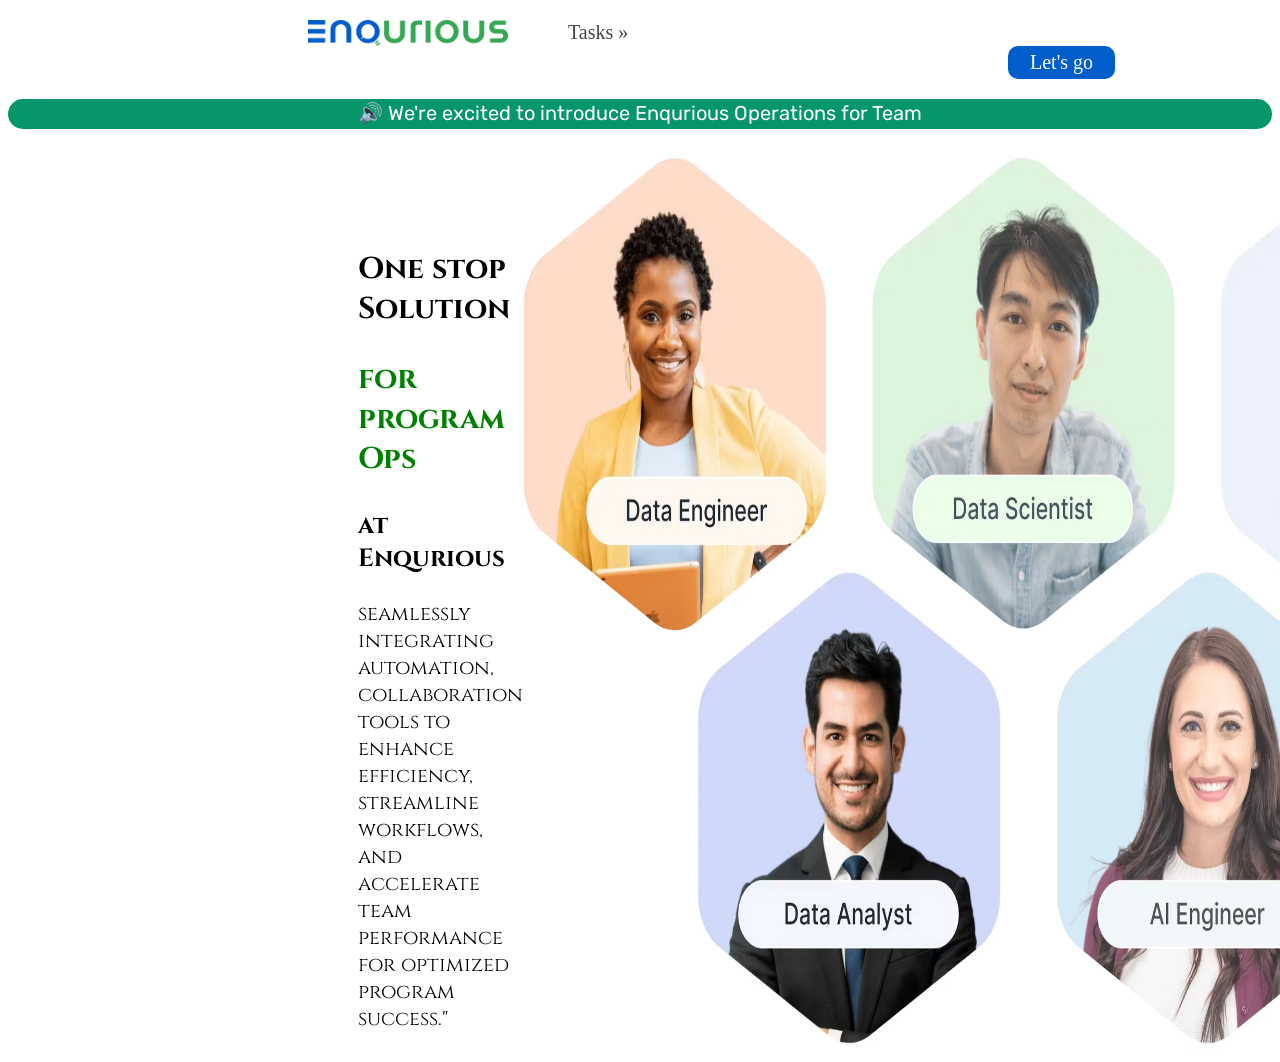
<file: index.html>
<!DOCTYPE html>
<html>
    <head>
        <title>Program ops</title>
        <link rel="preconnect" href="https://fonts.googleapis.com">
        <link rel="preconnect" href="https://fonts.gstatic.com" crossorigin>
        <link href="https://fonts.googleapis.com/css2?family=Rubik:ital,wght@0,300..900;1,300..900&display=swap" rel="stylesheet">
        <link rel="preconnect" href="https://fonts.googleapis.com">
        <link rel="preconnect" href="https://fonts.gstatic.com" crossorigin>
        <link href="https://fonts.googleapis.com/css2?family=Cinzel:wght@400..900&display=swap" rel="stylesheet">
        <link rel="stylesheet" href="ops.css">
    </head>
    <body>
        <div class="headerline">
        <img class="header" src="images/image (9).png">
        <div class="dropdown">
        <button class="Programbutton">Tasks &raquo; </button>
        <div class="dropdown-content">
        <a href="Programprogress.html">Progress</a>
        <a href="assessmentscore.html">Assessment Scores"</a>
        <a href="announcement.html">Announcement</a>
        <a href="redflags.html">Red Flags</a>
        <a href="Handson.html">Hands On Progress</a>
    </div>
    </div>
        <button class="goto">Let's go</button>
    </div>
    <div class="secondline">
        <p class="second"> &#128266; We're excited to introduce Enqurious Operations for Team </p>
    </div>
        <div class="thridline">
        <div class="upskill">
          <p class="line1">One stop Solution</p>
          <p class="line2">for program Ops</p>
          <p class="line3">at Enqurious</p>
          <p class="line4">seamlessly integrating automation, collaboration tools to enhance efficiency, streamline workflows, and accelerate team performance for optimized program success."</p>
        </div>
    <img class="home" src="images/home.webp">
</div>
    </body>
</html>
</file>
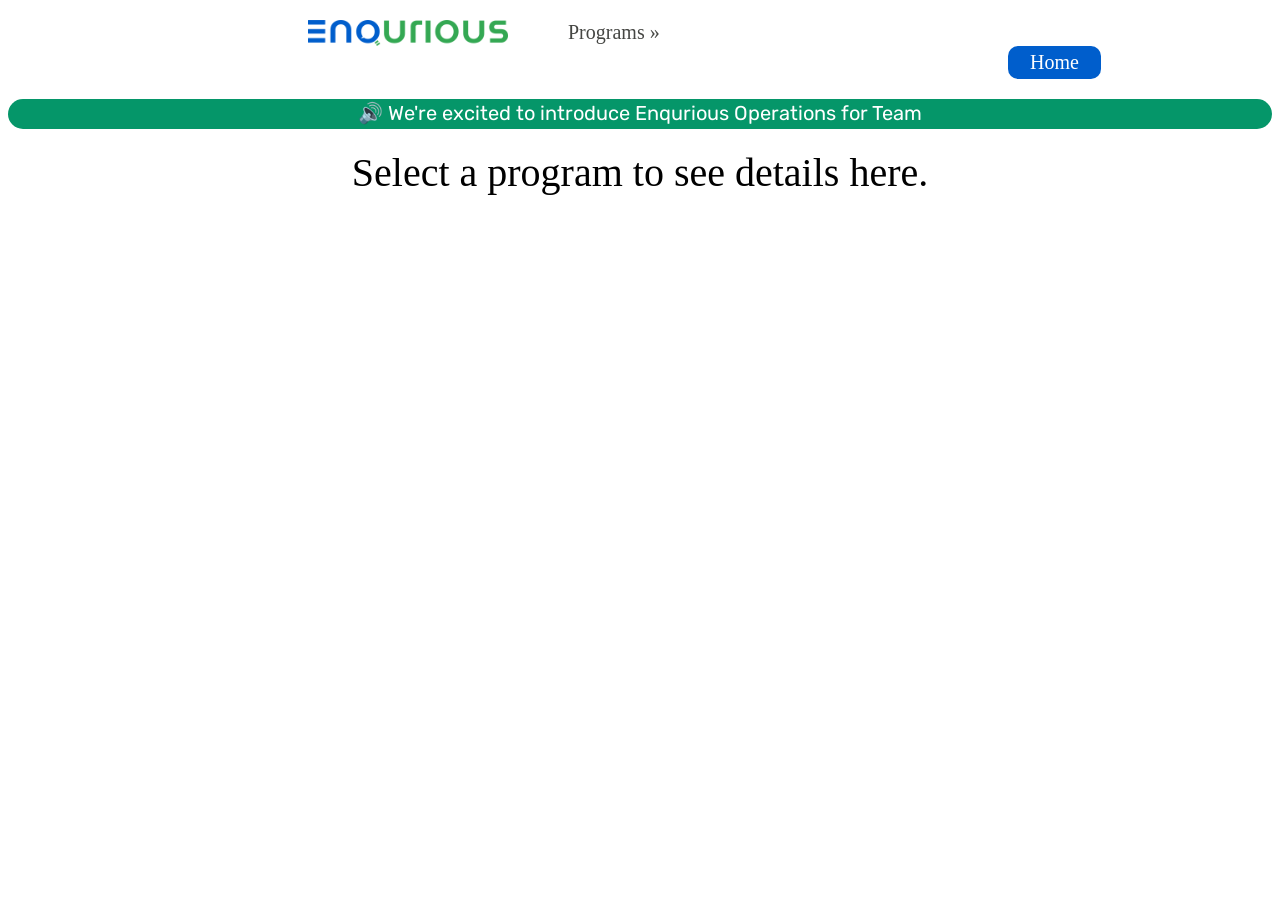
<file: Tredence.html>
<!DOCTYPE html>
<html>
<head>
    <title>Program Ops</title>
    <link rel="preconnect" href="https://fonts.googleapis.com">
    <link rel="preconnect" href="https://fonts.gstatic.com" crossorigin>
    <link href="https://fonts.googleapis.com/css2?family=Rubik:wght@300..900&family=Cinzel:wght@400..900&display=swap" rel="stylesheet">
    <link rel="stylesheet" href="ops.css">
    <style>
        /* Grid styling */
        .grid-container {
            display: grid;
            grid-template-columns: repeat(5, 1fr);
            gap: 10px;
            margin-top: 20px;
        }
        .grid-item {
            padding: 15px;
            text-align: center;
            background-color: #f3f3f3;
            border: 1px solid #ccc;
            text-decoration: none;
            font-weight: bold;
            color: black;
            border-radius: 5px;
        }
        .grid-item:hover {
            background-color: #ddd;
        }
    </style>
</head>
<body>
    <!-- Header Section -->
    <div class="headerline">
        <img class="header" src="images/image (9).png" alt="Logo">
        <div class="dropdown">
            <button class="Programbutton" onclick="toggleDropdown()">Programs &raquo;</button>
            <div class="dropdown-content" id="dropdown-menu">
                <a href="#" onclick="fetchProgramData('Cohort 1')">Cohort 1</a>
                <a href="#" onclick="fetchProgramData('Cohort 4')">Cohort 4</a>
                <a href="#" onclick="fetchProgramData('DA Batch')">DA Batch</a>
                <a href="#" onclick="fetchProgramData('Snowpro Dec')">Snowpro Dec</a>
                <a href="#" onclick="fetchProgramData('Databricks Jan')">Databricks Jan</a>
            </div>
        </div>
        <button class="goto" onclick="location.href='ops.html';">Home</button>
    </div>

    <!-- Announcement Section -->
    <div class="secondline">
        <p class="second"> &#128266; We're excited to introduce Enqurious Operations for Team </p>
    </div>

    <!-- Content Section -->
    <div class="content" id="program-content">Select a program to see details here.</div>

    <!-- JavaScript -->
    <script>
        function toggleDropdown() {
            var dropdown = document.getElementById("dropdown-menu");
            dropdown.style.display = (dropdown.style.display === "block") ? "none" : "block";
        }

        function fetchProgramData(programName) {
            fetch(`/api/getProgramData?program=${programName}`)
                .then(response => response.json())
                .then(data => {
                    var content = document.getElementById("program-content");
                    if (data.success) {
                        var details = `<div class="grid-container">`;
                        for (var key in data.programDetails) {
                            details += `<div class="grid-item">${key}: ${data.programDetails[key]}</div>`;
                        }
                        details += `</div>`;
                        content.innerHTML = `<p><b>${programName}</b></p>${details}`;
                    } else {
                        content.innerHTML = `<p>No data available for <b>${programName}</b>.</p>`;
                    }
                })
                .catch(error => console.error("Error fetching program data:", error));

            // Hide dropdown after selection
            document.getElementById("dropdown-menu").style.display = "none";
        }
    </script>
</body>
</html>
</file>
<file: ops.css>
.headerline
{
    margin-top: 20px;
    margin-left: 300px;
    justify-content: center ;
}
.header
{
    width: 200px;
    vertical-align: middle;
}
.Programbutton, .goto
{
    color: black;
    vertical-align:middle;
    border-radius: 0%;
    border-color: aliceblue;
    background-color: transparent;
    font-family: inherit;
    font-weight: medium;
    font-style: normal;
    font-size: 20px;
}
.Programbutton
{
    margin-left: 50px;
    border-style: hidden;
    font-size: 20px;
    color:rgb(69, 70, 67);
    
}

.Programbutton:hover
   
{
   background-color: whitesmoke;
}

.goto
{
    margin-left: 700px;
    border-radius: 10px;
    background-color: #005ecc;
    color: white;
    border:transparent;
    padding-left: 22px;
    padding-right: 22px;
    padding-top: 5px;
    padding-bottom: 5px;
}
.secondline
{
    background-color:rgb(5, 150, 105);
    color: white;
    font-family: inherit;
    font-size: 20px;
    align-items: center;
    justify-content: center;
    padding-bottom: 0.009px;
    border-radius: 20px;
}

.second{
  font-family: "Rubik", serif;
  font-optical-sizing: auto;
  font-weight: 500px;
  font-style: medium;
  padding-top: 2px;
  padding-bottom: 4px;
  justify-content: center;
  text-align: center;
}
.dropdown {
position: relative;
display: inline-block;
}
.dropbtn {
background-color: #3498db;
color: white;
padding: 10px 20px;
font-size: 16px;
border: none;
cursor: pointer;
}
.dropdown-content {
display: none;
position: absolute;
background-color: white;
min-width: 150px;
box-shadow: 0px 4px 6px rgba(0, 0, 0, 0.2);
z-index: 1;
justify-content: center;
font-family: inherit;
color:rgb(69, 70, 67);
border-radius: 10px;
}
.dropdown-content a {
color: rgb(69, 70, 67);
padding: 10px;
text-decoration: none;
display: block;
font-family: inherit;
border-radius: 10px;
text-align: center;
font-weight: medium;

}
.dropdown-content a:hover {
background-color: #f1f1f1;
}

/* Show the dropdown menu when hovering over the button */
.dropdown:hover .dropdown-content {
display: inline-block;
}
.home
{
width: 1000px;
display: inline-block;           
justify-content: flex-end;  
margin-right: 50px;    
}
.thridline{
display: flex;
justify-content: space-between;
margin-bottom: 10px;
margin-left: 350px;
}
.upskill{
width: 400px;
}
.line1
{
font-family: "Cinzel", serif;
font-optical-sizing: auto;
font-weight: bold;
font-size: 30px;
font-style: normal;
margin-top: 100px;
}
.line2{
font-family: "Cinzel", serif;
font-optical-sizing: auto;
font-weight: bold;
font-size: 30px;
font-style: normal;
color: green;
}
.line3{
font-family: "Cinzel", serif;
font-optical-sizing: auto;
font-weight: bold;
font-size: 25px;
font-style: normal;
}
.line4{
font-family: "Cinzel", serif;
font-optical-sizing: auto;
font-weight:normal;
font-size: 20px;
font-style: normal;
}
.content{

    font-size: 40px;
    text-align: center;
    align-content: center;
}
ul {
    list-style-type: none; /* Removes bullets */
    padding: 0; /* Removes left padding */
    margin: 0; /* Removes left margin */
}
</file>
